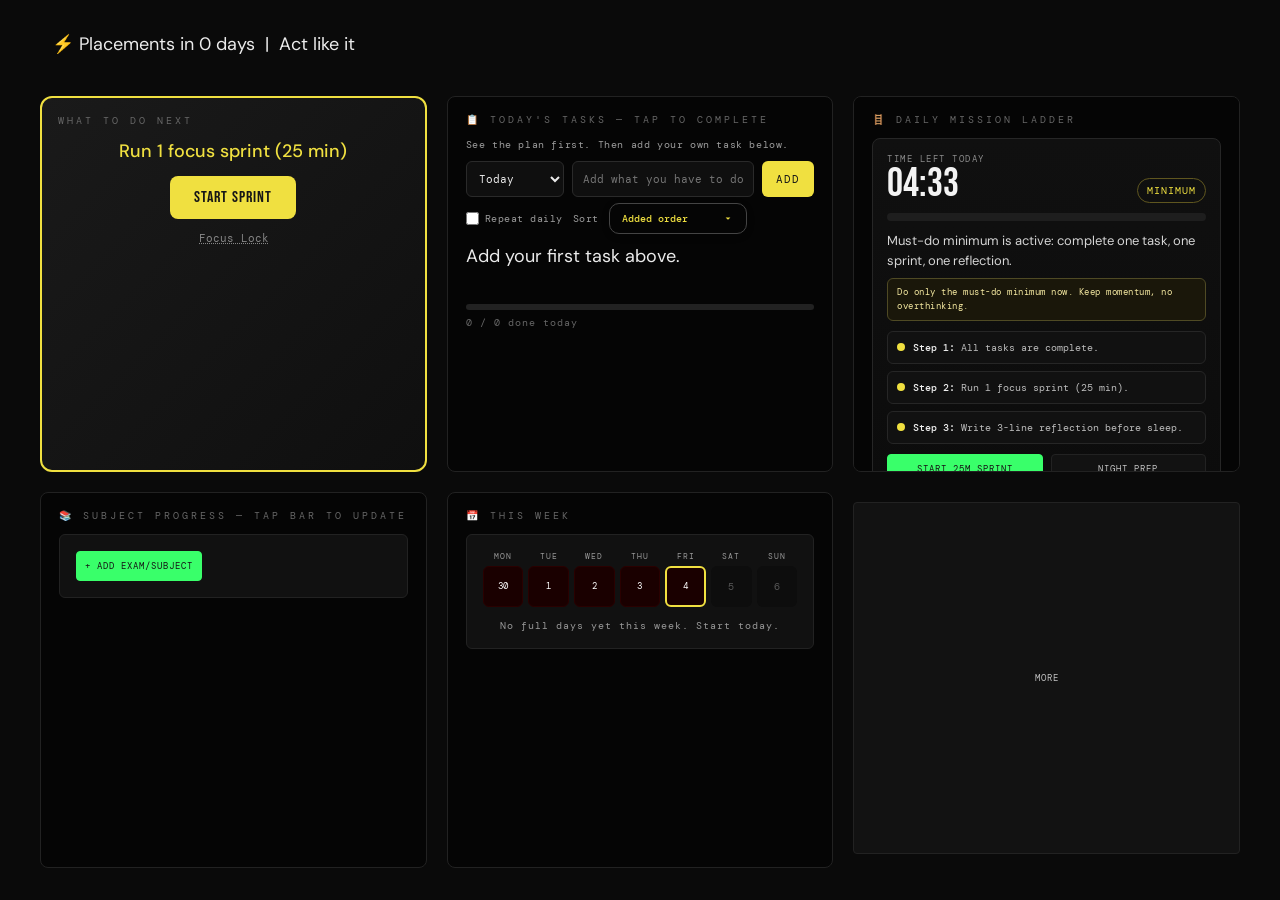
<file: index.html>
<!DOCTYPE html>
<html lang="en">
<head>
<meta charset="UTF-8">
<meta name="viewport" content="width=device-width, initial-scale=1.0">
<title>Daily Mission</title>
<meta name="theme-color" content="#0a0a0a">
<meta name="mobile-web-app-capable" content="yes">
<meta name="apple-mobile-web-app-capable" content="yes">
<meta name="apple-mobile-web-app-status-bar-style" content="black">
<meta name="apple-mobile-web-app-title" content="Daily Mission">
<link rel="icon" href="icon-192.png">
<link href="https://fonts.googleapis.com/css2?family=Bebas+Neue&family=DM+Mono:wght@400;500&family=DM+Sans:wght@300;400;500&display=swap" rel="stylesheet">
<link rel="stylesheet" href="styles/main.css">
<link rel="manifest" href="manifest.json">
</head>
<body>

<!-- SLAP SCREEN -->
<div id="slapScreen" style="display:none;">
  <span class="slap-emoji">🚨</span>
  <div class="slap-headline" id="slapHeadline">WAKE UP.<br>DO YOUR TASKS.</div>
  <div class="slap-quote" id="slapQuote"></div>
  <div class="slap-missed" id="slapMissed" style="display:none">
    DAYS SKIPPED THIS WEEK<span id="slapMissedCount">0</span>
  </div>
  <div class="honesty-box">
    <div class="honesty-q">Did you open YouTube / Instagram before this?</div>
    <div class="honesty-btns">
      <button type="button" class="honesty-btn" id="hYes" onclick="honestyAnswer(true)">😔 Yes I did</button>
      <button type="button" class="honesty-btn" id="hNo" onclick="honestyAnswer(false)">✊ No I didn't</button>
    </div>
    <div class="honesty-resp" id="honestyResp"></div>
  </div>
  <div class="slap-dismiss-wrap">
    <button class="slap-dismiss-btn" id="slapBtn" onclick="dismissSlap()" disabled>I WILL DO MY TASKS TODAY</button>
    <div class="slap-timer" id="slapTimer">Read this — unlocks in 7s</div>
    <button class="slap-snooze" onclick="snoozeSlap()">😴 snooze 1 hour (really bad idea)</button>
  </div>
</div>

<!-- STICKY MINI POMODORO -->
<div id="pomoFloat">
  <div class="pf-mode-row">
    <button class="pf-mode-btn active" id="pf-btn-focus" onclick="setPomoMode('focus')">Focus</button>
    <button class="pf-mode-btn" id="pf-btn-short" onclick="setPomoMode('short')">Short</button>
    <button class="pf-mode-btn" id="pf-btn-long" onclick="setPomoMode('long')">Long</button>
  </div>
  <div class="pf-ring-wrap">
    <svg viewBox="0 0 56 56" width="125" height="125">
      <circle class="pf-ring-bg" cx="28" cy="28" r="23"/>
      <circle class="pf-ring-fg" id="pfRing" cx="28" cy="28" r="23" stroke-dasharray="144.5" stroke-dashoffset="0"/>
    </svg>
    <div class="pf-ring-time" id="pfTime">25:00</div>
  </div>
  <div class="pf-resize"></div>
  <div class="pf-label" id="pfLabel">FOCUS</div>
  <div class="pf-btns">
    <button class="pf-btn pf-start" id="pfStartBtn" onclick="togglePomo()">START</button>
    <button class="pf-btn pf-reset" onclick="resetPomo()">↺</button>
  </div>
  <div class="pf-sessions">Sessions today: <span id="pfSessions">0</span> 🍅</div>
</div>

<div id="weekPhotoChoiceModal">
  <div class="wpc-card">
    <div class="wpc-title">Today marked done</div>
    <div class="wpc-sub">Add selfie proof or keep green tick</div>
    <div class="wpc-actions">
      <button type="button" class="wpc-btn" id="weekKeepTickBtn">Keep Tick</button>
      <button type="button" class="wpc-btn add" id="weekAddSelfieBtn">Add Selfie</button>
    </div>
  </div>
</div>

<div id="weekPhotoModal">
  <div class="wpm-card">
    <div class="wpm-title">Selfie Proof</div>
    <video id="weekPhotoVideo" autoplay playsinline muted></video>
    <img id="weekPhotoPreview" alt="Captured proof preview">
    <div class="wpm-row">
      <label class="wpm-watermark"><input type="checkbox" id="weekPhotoWatermark" checked> Timestamp watermark</label>
    </div>
    <div class="wpm-actions">
      <button type="button" class="wpm-btn" id="weekPhotoCancelBtn">Cancel</button>
      <button type="button" class="wpm-btn" id="weekPhotoRetakeBtn" style="display:none">Retake</button>
      <button type="button" class="wpm-btn capture" id="weekPhotoCaptureBtn">Capture</button>
      <button type="button" class="wpm-btn capture" id="weekPhotoSaveBtn" style="display:none">Save</button>
    </div>
  </div>
</div>

<div id="streakPhotoViewerModal">
  <div class="spv-card">
    <div class="spv-top">
      <div class="spv-title">Proof Photo Preview</div>
      <button type="button" class="spv-close" id="streakPhotoCloseBtn">Close</button>
    </div>
    <img id="streakPhotoViewerImg" alt="Large proof preview">
    <div class="spv-meta" id="streakPhotoMeta">—</div>
    <div class="spv-actions">
      <button type="button" class="spv-btn" id="streakPhotoPrevBtn">Prev</button>
      <button type="button" class="spv-btn" id="streakPhotoNextBtn">Next</button>
      <button type="button" class="spv-btn primary" id="streakPhotoRetakeBtn">Retake</button>
      <button type="button" class="spv-btn warn" id="streakPhotoDeleteBtn">Delete</button>
      <button type="button" class="spv-btn" id="streakPhotoDoneBtn">Done</button>
    </div>
  </div>
</div>

<div id="photoHoverPreview"><img id="photoHoverPreviewImg" alt="Quick photo preview"></div>

<div id="morningModeModal">
  <div class="mm-card">
    <div class="mm-title">Morning Mode</div>
    <div class="mm-sub">Choose 1 task, set estimate, start focus</div>
    <div class="mm-field">
      <label for="morningPickTask">Pick first task</label>
      <select id="morningPickTask"></select>
    </div>
    <div class="mm-field">
      <label for="morningPickMinutes">How long will this take? (minutes)</label>
      <input id="morningPickMinutes" type="number" min="10" max="240" step="5" value="45">
    </div>
    <div class="mm-list" id="morningTaskList"></div>
    <div class="mm-status" id="morningPickStatus">Select task + estimate to make the ladder useful.</div>
    <div class="mm-actions">
      <button type="button" class="tiny-btn primary" id="morningStartFocusBtn">Choose & Start</button>
      <button type="button" class="tiny-btn" id="morningCloseBtn">Close</button>
    </div>
  </div>
</div>

<div id="nightPrepModal">
  <div class="np-card">
    <div class="np-title">Night Prep (2 min)</div>
    <div class="np-sub">Set tomorrow's first move now</div>
    <div class="np-field">
      <label for="npFrog">Tomorrow's first task</label>
      <input id="npFrog" type="text" placeholder="e.g. 2 LeetCode mediums">
    </div>
    <div class="np-row">
      <div class="np-field">
        <label for="npStartTime">Start time</label>
        <input id="npStartTime" type="time" value="08:00">
      </div>
      <div class="np-field">
        <label for="npDuration">Minutes</label>
        <input id="npDuration" type="number" min="10" max="120" step="5" value="25">
      </div>
    </div>
    <div class="np-field">
      <label for="npFirstStep">First tiny step</label>
      <input id="npFirstStep" type="text" placeholder="e.g. open sheet + solve Q1">
    </div>
    <div class="np-actions">
      <button type="button" class="tiny-btn" id="npCancelBtn">Cancel</button>
      <button type="button" class="tiny-btn primary" id="npSaveBtn">Save Night Prep</button>
    </div>
  </div>
</div>

<div id="estimateModal" class="em-overlay">
  <div class="em-card" role="dialog" aria-modal="true" aria-labelledby="estimateTitle">
    <div class="em-title" id="estimateTitle">Set Time Estimate</div>
    <div class="em-divider"></div>
    <div class="em-sub" id="estimateTaskLabel">Task</div>
    <div class="em-field">
      <label id="estimateMinutesPrompt" for="estimateMinutesInput">Since you're going to do this work, how much time will it take?</label>
      <input id="estimateMinutesInput" type="number" min="10" max="240" step="5" value="45">
    </div>
    <div class="em-actions">
      <button type="button" class="tiny-btn" id="estimateCancelBtn">Cancel</button>
      <button type="button" class="tiny-btn primary" id="estimateSaveBtn">Save & Start</button>
    </div>
  </div>
</div>

<div id="taskCompletionModal" class="em-overlay">
  <div class="em-card tc-card" role="dialog" aria-modal="true" aria-labelledby="taskCompletionTitle">
    <div class="em-title" id="taskCompletionTitle">Task Completed</div>
    <div class="em-divider"></div>
    <div class="em-sub" id="taskCompletionTaskLabel">Task</div>
    <div class="tc-stats" id="taskCompletionStats"></div>
    <div class="tc-suggestion" id="taskCompletionSuggestion"></div>
    <div class="em-actions">
      <button type="button" class="tiny-btn primary" id="taskCompletionCloseBtn">Got it</button>
    </div>
  </div>
</div>


<!-- MAIN DASHBOARD -->
<div id="mainContent">
  <div class="banner">
    ⚡ Placements in <span class="countdown-val" id="countdownDays">—</span> days &nbsp;|&nbsp; Act like it
  </div>
  <div class="header">
    <h1>YOUR<br><span>DAILY</span><br>MISSION</h1>
    <div class="date" id="todayDate">—</div>
    <div class="day-lock-badge" id="dayLockBadge">TODAY LIVE</div>
  </div>
  <div class="missed-banner" id="missedBanner">
    <div class="missed-banner-label">⚠ You missed days this week</div>
    <div class="missed-banner-text" id="missedBannerText"></div>
  </div>
  <div class="goal-card">
    <div class="goal-label">🎯 Your Goal</div>
    <div class="goal-text">
      Get placed at a <strong>decent company</strong> after 6th sem.<br>
      <strong>~90 days post-exam</strong> to fix DSA, finish core subjects, build a project.<br><br>
      <strong>Every day you skip = one more rejection.</strong>
    </div>
  </div>

  <!-- NEXT ACTION WIDGET -->
  <div class="tile tile-next">
    <div class="section-title">What To Do Next</div>
    <div class="next-action-card" id="nextActionCard">
      <div class="next-action-preview" id="nextActionPreview" style="display:none">
        <div class="next-task-title" id="nextTaskTitle">Task Title</div>
        <div class="next-task-meta">
          <span class="next-task-est" id="nextTaskEst">Est: 25 min</span>
          <span class="next-task-timer" id="nextTaskTimer">00:00</span>
        </div>
        <div class="next-task-notes" id="nextTaskNotes" style="display:none">Notes or subtasks here</div>
        <div class="next-task-actions">
          <button class="icon-btn" id="nextTaskPauseBtn" title="Pause/Resume" style="display:none">
            <svg xmlns="http://www.w3.org/2000/svg" width="22" height="22" viewBox="0 0 24 24" stroke-width="2" stroke="currentColor" fill="none" stroke-linecap="round" stroke-linejoin="round"><path stroke="none" d="M0 0h24v24H0z" fill="none"/><rect x="6" y="5" width="4" height="14" rx="1"/><rect x="14" y="5" width="4" height="14" rx="1"/></svg>
          </button>
          <button class="icon-btn" id="nextTaskCompleteBtn" title="Complete" style="display:none">
            <svg xmlns="http://www.w3.org/2000/svg" width="22" height="22" viewBox="0 0 24 24" stroke-width="2" stroke="currentColor" fill="none" stroke-linecap="round" stroke-linejoin="round"><path stroke="none" d="M0 0h24v24H0z" fill="none"/><path d="M5 12l5 5l10 -10" /></svg>
          </button>
          <button class="icon-btn" id="nextTaskEditBtn" title="Edit" style="display:none">
            <svg xmlns="http://www.w3.org/2000/svg" width="22" height="22" viewBox="0 0 24 24" stroke-width="2" stroke="currentColor" fill="none" stroke-linecap="round" stroke-linejoin="round"><path stroke="none" d="M0 0h24v24H0z" fill="none"/><path d="M16 3l4 4l-14 14h-4v-4z" /><path d="M13 6l4 4" /></svg>
          </button>
        </div>
        <div class="next-task-progress" id="nextTaskProgress" style="display:none">
          <div class="progress-bar-wrap"><div class="progress-bar" id="nextTaskProgressBar" style="width:0%"></div></div>
        </div>
      </div>
      <div class="next-action-text" id="nextActionText">Loading your next step...</div>
      <button type="button" class="next-action-btn" id="nextActionBtn" onclick="doNextAction()">Start</button>
      <div class="next-action-lock">
        <a href="#" id="focusLockToggle" class="focus-lock-link" role="button" aria-pressed="false" title="Hide all except this step">Focus Lock</a>
      </div>
    </div>
  </div>

  <div class="tile tile-engine">
    <div class="section-title">🪜 Daily Mission Ladder</div>
    <div class="engine-card">
      <div class="engine-top">
        <div>
          <div class="engine-kicker">Time Left Today</div>
          <div class="engine-score" id="missionTimeLeft">00:00</div>
        </div>
        <div class="engine-status" id="missionModeLabel">normal</div>
      </div>
      <div class="engine-bar-wrap"><div class="engine-bar" id="missionProgressBar" style="width:0%"></div></div>
      <div class="engine-directive" id="dailyDirective">Follow the next 3 steps in order.</div>
      <div class="engine-notice" id="missionNotice" style="display:none"></div>
      <div class="engine-notice-actions" id="missionNoticeActions" style="display:none"></div>
      <div class="engine-actions" id="dailyActionList"></div>
      <div class="engine-btns">
        <button class="tiny-btn primary" onclick="startMissionSprint()">Start 25m Sprint</button>
        <button class="tiny-btn" onclick="openNightPrep()">Night Prep</button>
      </div>
      <div class="engine-weekly" id="missionWeeklyReview">Weekly execution review loading...</div>
    </div>
  </div>

  <!-- TASKS -->
  <div class="tile tile-tasks">
    <div class="section-title">📋 Today's Tasks — tap to complete</div>
    <div class="task-plan-first">See the plan first. Then add your own task below.</div>
    <div class="task-add-row">
      <select id="taskPlanDate" class="task-plan-date">
        <option value="today">Today</option>
        <option value="tomorrow">Tomorrow</option>
      </select>
      <input id="customTaskInput" class="task-add-input" type="text" placeholder="Add what you have to do today..." maxlength="120" onkeydown="if(event.key==='Enter'){addCustomTask();}">
      <button class="task-add-btn" type="button" onclick="addCustomTask()">Add</button>
    </div>
    <div class="task-add-options">
      <label class="task-repeat-option"><input type="checkbox" id="customTaskRepeatDaily"> Repeat daily</label>
      <label class="task-sort-label" for="taskSortMode">Sort</label>
      <select id="taskSortMode" class="task-sort-select">
        <option value="added">Added order</option>
        <option value="incomplete">Incomplete first</option>
      </select>
    </div>
    <div id="taskList"></div>
    <div id="customTaskList" class="custom-task-list"></div>
    <div id="taskAddStatus" class="task-add-status" aria-live="polite"></div>
    <div class="progress-bar-wrap"><div class="progress-bar" id="progressBar" style="width:0%"></div></div>
    <div class="progress-label" id="progressLabel">0 / 0 done today</div>
  </div>

  <!-- WEEK VIEW -->
  <div class="tile tile-week">
    <div class="section-title">📅 This Week</div>
    <div class="week-card">
      <div class="week-grid" id="weekGrid"></div>
      <div class="week-summary" id="weekSummary"></div>
    </div>
  </div>

  <!-- SUBJECT TRACKER -->
  <div class="tile tile-subjects">
    <div class="section-title">📚 Subject Progress — tap bar to update</div>
    <div class="subject-card" id="subjectCard">
      <!-- Subjects will be rendered here dynamically -->
      <div class="subject-row">
        <button class="tiny-btn primary" id="addExamBtn">+ Add Exam/Subject</button>
      </div>
    </div>
  </div>

<!-- Add Exam/Subject Modal Popup Overlay -->
<div id="addExamModal" class="em-overlay" style="display:none; position:fixed; top:0; left:0; width:100vw; height:100vh; background:rgba(0,0,0,0.7); z-index:1000; align-items:center; justify-content:center;">
  <div class="em-card" role="dialog" aria-modal="true" aria-labelledby="addExamTitle" style="margin:auto; min-width:320px; max-width:95vw; box-shadow:0 8px 32px #000a;">
    <div class="em-title" id="addExamTitle">Add Exam/Subject</div>
    <div class="em-divider"></div>
    <div class="em-field">
      <label for="examSubjectName">Subject/Exam Name</label>
      <input id="examSubjectName" type="text" maxlength="60" placeholder="e.g. DBMS, GATE, CAT...">
    </div>
    <div class="em-field">
      <label for="examDate">Exam Date</label>
      <input id="examDate" type="date" pattern="\d{4}-\d{2}-\d{2}" placeholder="yyyy-mm-dd">
    </div>
    <div class="em-field">
      <label for="examSyllabus">Syllabus/Topics (optional)</label>
      <textarea id="examSyllabus" rows="2" maxlength="400" placeholder="Comma-separated topics or chapters..."></textarea>
    </div>
    <div class="em-actions">
      <button type="button" class="tiny-btn" id="cancelAddExamBtn">Cancel</button>
      <button type="button" class="tiny-btn primary" id="saveAddExamBtn">Save & Auto-Plan</button>
    </div>
    <div class="em-status" id="addExamStatus"></div>
  </div>
</div>

  <!-- DAILY REFLECTION -->
  <div class="tile tile-reflection">
    <div class="section-title">📝 Daily Reflection</div>
    <div class="reflection-card">
    <div class="reflection-date-label" id="reflectionDate">—</div>
    <div class="reflection-q">What did you actually study today?</div>
    <textarea class="reflection-input" id="ref1" placeholder="e.g. DBMS normalization, 2 LC mediums on binary search..." rows="2"></textarea>
    <div class="reflection-q">What did you avoid or procrastinate on?</div>
    <textarea class="reflection-input" id="ref2" placeholder="Be honest. No one sees this." rows="2"></textarea>
    <div class="reflection-q">What will you do first thing tomorrow?</div>
    <textarea class="reflection-input" id="ref3" placeholder="One specific task, not a vague goal." rows="2"></textarea>
      <div class="reflection-coach" id="reflectionCoachText"></div>
      <button class="reflection-save" onclick="saveReflection()">SAVE TODAY'S REFLECTION</button>
      <div class="reflection-saved" id="reflectionSaved">✓ Saved. Same time tomorrow.</div>
      <div class="reflection-history" id="reflectionHistory">
        <div class="rh-title">Past Reflections</div>
        <div id="reflectionList"></div>
      </div>
    </div>
  </div>

  <!-- STREAK -->
  <div class="tile tile-streak">
    <div class="section-title">🔥 Streak Tracker</div>
    <div class="streak-section">
      <div class="streak-top">
        <div><div class="streak-count" id="streakCount">0</div><div class="streak-label">day streak</div></div>
        <button class="streak-btn" id="streakBtn" onclick="markToday()">✓ Done Today</button>
      </div>
      <div class="streak-dots" id="streakDots"></div>
      <button class="tiny-btn" type="button" id="toggleStreakDetailsBtn">View Details</button>
      <div id="streakDetailsWrap" style="display:none">
      <div class="streak-metrics">
        <div class="metric"><div class="metric-k">Month %</div><div class="metric-v" id="metricMonthPct">0%</div></div>
        <div class="metric"><div class="metric-k">Longest</div><div class="metric-v" id="metricLongest">0</div></div>
        <div class="metric"><div class="metric-k">Miss Trend</div><div class="metric-v" id="metricTrend">0</div></div>
      </div>
      <div class="month-heatmap">
        <div class="month-head" id="monthHeatmapHead">This Month Heatmap</div>
        <div class="month-grid" id="monthHeatmapGrid"></div>
        <div class="mtrend" id="monthTrendText"></div>
      </div>
      </div>
    </div>
  </div>

  <div class="tile tile-reality">
    <div class="reality">
      <div class="reality-label">⚠ Reality Check</div>
      <div class="reality-text">Most 3rd year CSE students get rejected in round 1 because they can't solve basic DSA. Tasks here are small on purpose. No excuses. Open this every single morning.</div>
    </div>
    <div class="install-banner" id="installBanner">
      <div class="install-text">📲 Install as an app → you'll get lock screen reminders.</div>
      <button class="install-btn" onclick="installPWA()">Add to Home Screen</button>
    </div>
    <div class="notif-banner" id="notifBanner">
      <div class="notif-text">🔔 Allow notifications so this reminds you on your lock screen.</div>
      <button class="notif-btn" onclick="requestNotifPermission()">Allow Reminders</button>
    </div>
    <button class="tiny-btn" type="button" id="toggleSettingsBtn">Settings & Data</button>
    <div id="settingsPanel" style="display:none">
    <div class="backup-reminder" id="backupReminder">
      <div class="backup-reminder-text">It has been a week since your last backup. Export now to protect your progress.</div>
      <div class="backup-reminder-btns">
        <button class="tiny-btn primary" onclick="exportBackup(true)">Backup Now</button>
        <button class="tiny-btn" onclick="dismissBackupReminder()">Later</button>
      </div>
    </div>
    <div class="backup-meta" id="backupAgeText">Last backup: never</div>
    <div class="backup-config">
      <label for="backupReminderDays">Backup reminder</label>
      <select id="backupReminderDays">
        <option value="7">Every 7 days</option>
        <option value="14">Every 14 days</option>
        <option value="30">Every 30 days</option>
      </select>
    </div>
    <div class="storage-card">
      <div class="storage-text" id="storageStatusText">Photo storage: checking...</div>
      <div class="storage-bar-wrap"><div class="storage-bar" id="storageBar"></div></div>
    </div>
    <div class="update-banner" id="updateBanner">
      <div class="update-banner-text">New version available. Refresh to update safely.</div>
      <button class="tiny-btn primary" onclick="applyAppUpdate()">Refresh App</button>
    </div>
    <button class="reset-btn" id="openMorningModeBtn">☀ Morning Mode</button>
    <div class="week-report" id="weeklyReport">
      <div class="week-report-head">Weekly Report Card</div>
      <div class="week-report-line" id="weeklyReportLine1">—</div>
      <div class="week-report-line" id="weeklyReportLine2">—</div>
      <div class="week-report-line" id="weeklyReportLine3">—</div>
      <div class="backup-row" style="margin-top:8px">
        <button class="tiny-btn" id="downloadWeeklyReportBtn">Download Report</button>
      </div>
    </div>
    <div class="audit-log">
      <div class="audit-log-head">Edit Audit</div>
      <div class="audit-log-sub">Recent changes for the current day and past snapshots.</div>
      <div class="audit-log-list" id="auditLogList"></div>
    </div>
    <div class="backup-row">
      <button class="reset-btn backup-btn" onclick="exportBackup()">⬇ Export Backup</button>
      <button class="reset-btn backup-btn" onclick="triggerImportBackup()">⬆ Import Backup</button>
    </div>
    <input id="backupFileInput" type="file" accept="application/json" style="display:none">
    <button class="reset-btn" onclick="resetDay()">↺ Reset Today's Tasks</button>
    </div>
  </div>
</div>

<script src="scripts/main.js"></script>
</body>
</html>
</file>
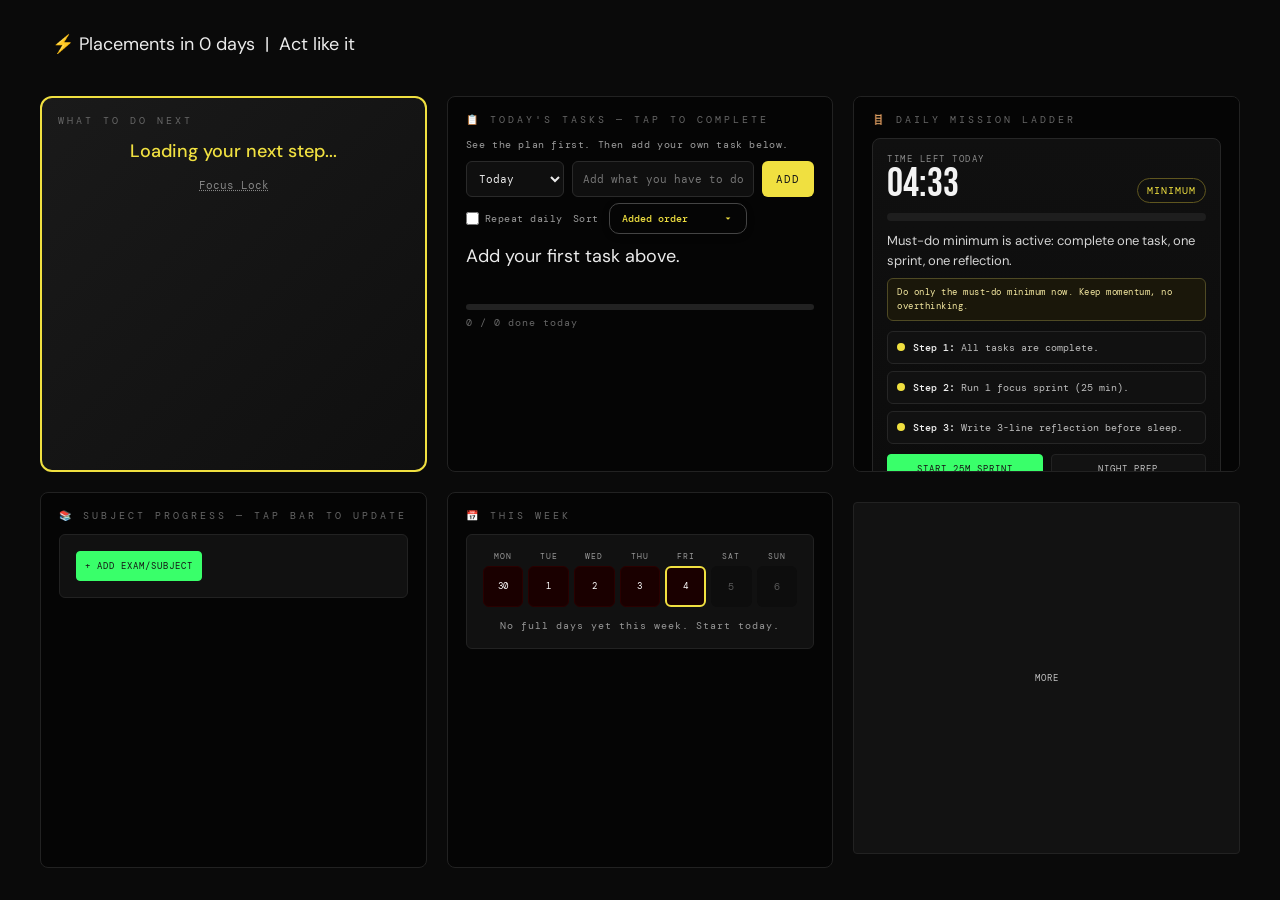
<file: cse_dashboard_2.html>
<!DOCTYPE html>
<html lang="en">
<head>
<meta charset="UTF-8">
<meta name="viewport" content="width=device-width, initial-scale=1.0">
<title>Daily Mission</title>
<meta name="theme-color" content="#0a0a0a">
<meta name="mobile-web-app-capable" content="yes">
<meta name="apple-mobile-web-app-capable" content="yes">
<meta name="apple-mobile-web-app-status-bar-style" content="black">
<meta name="apple-mobile-web-app-title" content="Daily Mission">
<link href="https://fonts.googleapis.com/css2?family=Bebas+Neue&family=DM+Mono:wght@400;500&family=DM+Sans:wght@300;400;500&display=swap" rel="stylesheet">
<link rel="stylesheet" href="styles/main.css">
<link rel="manifest" href="manifest.json">
</head>
<body>

<!-- SLAP SCREEN -->
<div id="slapScreen" style="display:none;">
  <span class="slap-emoji">🚨</span>
  <div class="slap-headline" id="slapHeadline">WAKE UP.<br>DO YOUR TASKS.</div>
  <div class="slap-quote" id="slapQuote"></div>
  <div class="slap-missed" id="slapMissed" style="display:none">
    DAYS SKIPPED THIS WEEK<span id="slapMissedCount">0</span>
  </div>
  <div class="honesty-box">
    <div class="honesty-q">Did you open YouTube / Instagram before this?</div>
    <div class="honesty-btns">
      <button type="button" class="honesty-btn" id="hYes" onclick="honestyAnswer(true)">😔 Yes I did</button>
      <button type="button" class="honesty-btn" id="hNo" onclick="honestyAnswer(false)">✊ No I didn't</button>
    </div>
    <div class="honesty-resp" id="honestyResp"></div>
  </div>
  <div class="slap-dismiss-wrap">
    <button class="slap-dismiss-btn" id="slapBtn" onclick="dismissSlap()" disabled>I WILL DO MY TASKS TODAY</button>
    <div class="slap-timer" id="slapTimer">Read this — unlocks in 7s</div>
    <button class="slap-snooze" onclick="snoozeSlap()">😴 snooze 1 hour (really bad idea)</button>
  </div>
</div>

<!-- STICKY MINI POMODORO -->
<div id="pomoFloat">
  <div class="pf-mode-row">
    <button class="pf-mode-btn active" id="pf-btn-focus" onclick="setPomoMode('focus')">Focus</button>
    <button class="pf-mode-btn" id="pf-btn-short" onclick="setPomoMode('short')">Short</button>
    <button class="pf-mode-btn" id="pf-btn-long" onclick="setPomoMode('long')">Long</button>
  </div>
  <div class="pf-ring-wrap">
    <svg viewBox="0 0 56 56" width="125" height="125">
      <circle class="pf-ring-bg" cx="28" cy="28" r="23"/>
      <circle class="pf-ring-fg" id="pfRing" cx="28" cy="28" r="23" stroke-dasharray="144.5" stroke-dashoffset="0"/>
    </svg>
    <div class="pf-ring-time" id="pfTime">25:00</div>
  </div>
  <div class="pf-resize"></div>
  <div class="pf-label" id="pfLabel">FOCUS</div>
  <div class="pf-btns">
    <button class="pf-btn pf-start" id="pfStartBtn" onclick="togglePomo()">START</button>
    <button class="pf-btn pf-reset" onclick="resetPomo()">↺</button>
  </div>
  <div class="pf-sessions">Sessions today: <span id="pfSessions">0</span> 🍅</div>
</div>

<div id="weekPhotoChoiceModal">
  <div class="wpc-card">
    <div class="wpc-title">Today marked done</div>
    <div class="wpc-sub">Add selfie proof or keep green tick</div>
    <div class="wpc-actions">
      <button type="button" class="wpc-btn" id="weekKeepTickBtn">Keep Tick</button>
      <button type="button" class="wpc-btn add" id="weekAddSelfieBtn">Add Selfie</button>
    </div>
  </div>
</div>

<div id="weekPhotoModal">
  <div class="wpm-card">
    <div class="wpm-title">Selfie Proof</div>
    <video id="weekPhotoVideo" autoplay playsinline muted></video>
    <img id="weekPhotoPreview" alt="Captured proof preview">
    <div class="wpm-row">
      <label class="wpm-watermark"><input type="checkbox" id="weekPhotoWatermark" checked> Timestamp watermark</label>
    </div>
    <div class="wpm-actions">
      <button type="button" class="wpm-btn" id="weekPhotoCancelBtn">Cancel</button>
      <button type="button" class="wpm-btn" id="weekPhotoRetakeBtn" style="display:none">Retake</button>
      <button type="button" class="wpm-btn capture" id="weekPhotoCaptureBtn">Capture</button>
      <button type="button" class="wpm-btn capture" id="weekPhotoSaveBtn" style="display:none">Save</button>
    </div>
  </div>
</div>

<div id="streakPhotoViewerModal">
  <div class="spv-card">
    <div class="spv-top">
      <div class="spv-title">Proof Photo Preview</div>
      <button type="button" class="spv-close" id="streakPhotoCloseBtn">Close</button>
    </div>
    <img id="streakPhotoViewerImg" alt="Large proof preview">
    <div class="spv-meta" id="streakPhotoMeta">—</div>
    <div class="spv-actions">
      <button type="button" class="spv-btn" id="streakPhotoPrevBtn">Prev</button>
      <button type="button" class="spv-btn" id="streakPhotoNextBtn">Next</button>
      <button type="button" class="spv-btn primary" id="streakPhotoRetakeBtn">Retake</button>
      <button type="button" class="spv-btn warn" id="streakPhotoDeleteBtn">Delete</button>
      <button type="button" class="spv-btn" id="streakPhotoDoneBtn">Done</button>
    </div>
  </div>
</div>

<div id="photoHoverPreview"><img id="photoHoverPreviewImg" alt="Quick photo preview"></div>

<div id="morningModeModal">
  <div class="mm-card">
    <div class="mm-title">Morning Mode</div>
    <div class="mm-sub">Choose 1 task, set estimate, start focus</div>
    <div class="mm-field">
      <label for="morningPickTask">Pick first task</label>
      <select id="morningPickTask"></select>
    </div>
    <div class="mm-field">
      <label for="morningPickMinutes">How long will this take? (minutes)</label>
      <input id="morningPickMinutes" type="number" min="10" max="240" step="5" value="45">
    </div>
    <div class="mm-list" id="morningTaskList"></div>
    <div class="mm-status" id="morningPickStatus">Select task + estimate to make the ladder useful.</div>
    <div class="mm-actions">
      <button type="button" class="tiny-btn primary" id="morningStartFocusBtn">Choose & Start</button>
      <button type="button" class="tiny-btn" id="morningCloseBtn">Close</button>
    </div>
  </div>
</div>

<div id="nightPrepModal">
  <div class="np-card">
    <div class="np-title">Night Prep (2 min)</div>
    <div class="np-sub">Set tomorrow's first move now</div>
    <div class="np-field">
      <label for="npFrog">Tomorrow's first task</label>
      <input id="npFrog" type="text" placeholder="e.g. 2 LeetCode mediums">
    </div>
    <div class="np-row">
      <div class="np-field">
        <label for="npStartTime">Start time</label>
        <input id="npStartTime" type="time" value="08:00">
      </div>
      <div class="np-field">
        <label for="npDuration">Minutes</label>
        <input id="npDuration" type="number" min="10" max="120" step="5" value="25">
      </div>
    </div>
    <div class="np-field">
      <label for="npFirstStep">First tiny step</label>
      <input id="npFirstStep" type="text" placeholder="e.g. open sheet + solve Q1">
    </div>
    <div class="np-actions">
      <button type="button" class="tiny-btn" id="npCancelBtn">Cancel</button>
      <button type="button" class="tiny-btn primary" id="npSaveBtn">Save Night Prep</button>
    </div>
  </div>
</div>

<div id="estimateModal" class="em-overlay">
  <div class="em-card" role="dialog" aria-modal="true" aria-labelledby="estimateTitle">
    <div class="em-title" id="estimateTitle">Set Time Estimate</div>
    <div class="em-divider"></div>
    <div class="em-sub" id="estimateTaskLabel">Task</div>
    <div class="em-field">
      <label id="estimateMinutesPrompt" for="estimateMinutesInput">Since you're going to do this work, how much time will it take?</label>
      <input id="estimateMinutesInput" type="number" min="10" max="240" step="5" value="45">
    </div>
    <div class="em-actions">
      <button type="button" class="tiny-btn" id="estimateCancelBtn">Cancel</button>
      <button type="button" class="tiny-btn primary" id="estimateSaveBtn">Save & Start</button>
    </div>
  </div>
</div>

<div id="taskCompletionModal" class="em-overlay">
  <div class="em-card tc-card" role="dialog" aria-modal="true" aria-labelledby="taskCompletionTitle">
    <div class="em-title" id="taskCompletionTitle">Task Completed</div>
    <div class="em-divider"></div>
    <div class="em-sub" id="taskCompletionTaskLabel">Task</div>
    <div class="tc-stats" id="taskCompletionStats"></div>
    <div class="tc-suggestion" id="taskCompletionSuggestion"></div>
    <div class="em-actions">
      <button type="button" class="tiny-btn primary" id="taskCompletionCloseBtn">Got it</button>
    </div>
  </div>
</div>


<!-- MAIN DASHBOARD -->
<div id="mainContent">
  <div class="banner">
    ⚡ Placements in <span class="countdown-val" id="countdownDays">—</span> days &nbsp;|&nbsp; Act like it
  </div>
  <div class="header">
    <h1>YOUR<br><span>DAILY</span><br>MISSION</h1>
    <div class="date" id="todayDate">—</div>
    <div class="day-lock-badge" id="dayLockBadge">TODAY LIVE</div>
  </div>
  <div class="missed-banner" id="missedBanner">
    <div class="missed-banner-label">⚠ You missed days this week</div>
    <div class="missed-banner-text" id="missedBannerText"></div>
  </div>
  <div class="goal-card">
    <div class="goal-label">🎯 Your Goal</div>
    <div class="goal-text">
      Get placed at a <strong>decent company</strong> after 6th sem.<br>
      <strong>~90 days post-exam</strong> to fix DSA, finish core subjects, build a project.<br><br>
      <strong>Every day you skip = one more rejection.</strong>
    </div>
  </div>

  <!-- NEXT ACTION WIDGET -->
  <div class="tile tile-next">
    <div class="section-title">What To Do Next</div>
    <div class="next-action-card" id="nextActionCard">
      <div class="next-action-preview" id="nextActionPreview" style="display:none">
        <div class="next-task-title" id="nextTaskTitle">Task Title</div>
        <div class="next-task-meta">
          <span class="next-task-est" id="nextTaskEst">Est: 25 min</span>
          <span class="next-task-timer" id="nextTaskTimer">00:00</span>
        </div>
        <div class="next-task-notes" id="nextTaskNotes" style="display:none">Notes or subtasks here</div>
        <div class="next-task-actions">
          <button class="icon-btn" id="nextTaskPauseBtn" title="Pause/Resume" style="display:none">
            <svg xmlns="http://www.w3.org/2000/svg" width="22" height="22" viewBox="0 0 24 24" stroke-width="2" stroke="currentColor" fill="none" stroke-linecap="round" stroke-linejoin="round"><path stroke="none" d="M0 0h24v24H0z" fill="none"/><rect x="6" y="5" width="4" height="14" rx="1"/><rect x="14" y="5" width="4" height="14" rx="1"/></svg>
          </button>
          <button class="icon-btn" id="nextTaskCompleteBtn" title="Complete" style="display:none">
            <svg xmlns="http://www.w3.org/2000/svg" width="22" height="22" viewBox="0 0 24 24" stroke-width="2" stroke="currentColor" fill="none" stroke-linecap="round" stroke-linejoin="round"><path stroke="none" d="M0 0h24v24H0z" fill="none"/><path d="M5 12l5 5l10 -10" /></svg>
          </button>
          <button class="icon-btn" id="nextTaskEditBtn" title="Edit" style="display:none">
            <svg xmlns="http://www.w3.org/2000/svg" width="22" height="22" viewBox="0 0 24 24" stroke-width="2" stroke="currentColor" fill="none" stroke-linecap="round" stroke-linejoin="round"><path stroke="none" d="M0 0h24v24H0z" fill="none"/><path d="M16 3l4 4l-14 14h-4v-4z" /><path d="M13 6l4 4" /></svg>
          </button>
        </div>
        <div class="next-task-progress" id="nextTaskProgress" style="display:none">
          <div class="progress-bar-wrap"><div class="progress-bar" id="nextTaskProgressBar" style="width:0%"></div></div>
        </div>
      </div>
      <div class="next-action-text" id="nextActionText">Loading your next step...</div>
      <div class="next-action-lock">
        <a href="#" id="focusLockToggle" class="focus-lock-link" title="Hide all except this step" tabindex="0">Focus Lock</a>
      </div>
    </div>
  </div>

  <div class="tile tile-engine">
    <div class="section-title">🪜 Daily Mission Ladder</div>
    <div class="engine-card">
      <div class="engine-top">
        <div>
          <div class="engine-kicker">Time Left Today</div>
          <div class="engine-score" id="missionTimeLeft">00:00</div>
        </div>
        <div class="engine-status" id="missionModeLabel">normal</div>
      </div>
      <div class="engine-bar-wrap"><div class="engine-bar" id="missionProgressBar" style="width:0%"></div></div>
      <div class="engine-directive" id="dailyDirective">Follow the next 3 steps in order.</div>
      <div class="engine-notice" id="missionNotice" style="display:none"></div>
      <div class="engine-notice-actions" id="missionNoticeActions" style="display:none"></div>
      <div class="engine-actions" id="dailyActionList"></div>
      <div class="engine-btns">
        <button class="tiny-btn primary" onclick="startMissionSprint()">Start 25m Sprint</button>
        <button class="tiny-btn" onclick="openNightPrep()">Night Prep</button>
      </div>
      <div class="engine-weekly" id="missionWeeklyReview">Weekly execution review loading...</div>
    </div>
  </div>

  <!-- TASKS -->
  <div class="tile tile-tasks">
    <div class="section-title">📋 Today's Tasks — tap to complete</div>
    <div class="task-plan-first">See the plan first. Then add your own task below.</div>
    <div class="task-add-row">
      <select id="taskPlanDate" class="task-plan-date">
        <option value="today">Today</option>
        <option value="tomorrow">Tomorrow</option>
      </select>
      <input id="customTaskInput" class="task-add-input" type="text" placeholder="Add what you have to do today..." maxlength="120" onkeydown="if(event.key==='Enter'){addCustomTask();}">
      <button class="task-add-btn" type="button" onclick="addCustomTask()">Add</button>
    </div>
    <div class="task-add-options">
      <label class="task-repeat-option"><input type="checkbox" id="customTaskRepeatDaily"> Repeat daily</label>
      <label class="task-sort-label" for="taskSortMode">Sort</label>
      <select id="taskSortMode" class="task-sort-select">
        <option value="added">Added order</option>
        <option value="incomplete">Incomplete first</option>
      </select>
    </div>
    <div id="taskList"></div>
    <div id="customTaskList" class="custom-task-list"></div>
    <div id="taskAddStatus" class="task-add-status" aria-live="polite"></div>
    <div class="progress-bar-wrap"><div class="progress-bar" id="progressBar" style="width:0%"></div></div>
    <div class="progress-label" id="progressLabel">0 / 0 done today</div>
  </div>

  <!-- WEEK VIEW -->
  <div class="tile tile-week">
    <div class="section-title">📅 This Week</div>
    <div class="week-card">
      <div class="week-grid" id="weekGrid"></div>
      <div class="week-summary" id="weekSummary"></div>
    </div>
  </div>

  <!-- SUBJECT TRACKER -->
  <div class="tile tile-subjects">
    <div class="section-title">📚 Subject Progress — tap bar to update</div>
    <div class="subject-card" id="subjectCard">
      <!-- Subjects will be rendered here dynamically -->
      <div class="subject-row">
        <button class="tiny-btn primary" id="addExamBtn">+ Add Exam/Subject</button>
      </div>
    </div>
  </div>

<!-- Add Exam/Subject Modal Popup Overlay -->
<div id="addExamModal" class="em-overlay" style="display:none; position:fixed; top:0; left:0; width:100vw; height:100vh; background:rgba(0,0,0,0.7); z-index:1000; align-items:center; justify-content:center;">
  <div class="em-card" role="dialog" aria-modal="true" aria-labelledby="addExamTitle" style="margin:auto; min-width:320px; max-width:95vw; box-shadow:0 8px 32px #000a;">
    <div class="em-title" id="addExamTitle">Add Exam/Subject</div>
    <div class="em-divider"></div>
    <div class="em-field">
      <label for="examSubjectName">Subject/Exam Name</label>
      <input id="examSubjectName" type="text" maxlength="60" placeholder="e.g. DBMS, GATE, CAT...">
    </div>
    <div class="em-field">
      <label for="examDate">Exam Date</label>
      <input id="examDate" type="date" pattern="\d{4}-\d{2}-\d{2}" placeholder="yyyy-mm-dd">
    </div>
    <div class="em-field">
      <label for="examSyllabus">Syllabus/Topics (optional)</label>
      <textarea id="examSyllabus" rows="2" maxlength="400" placeholder="Comma-separated topics or chapters..."></textarea>
    </div>
    <div class="em-actions">
      <button type="button" class="tiny-btn" id="cancelAddExamBtn">Cancel</button>
      <button type="button" class="tiny-btn primary" id="saveAddExamBtn">Save & Auto-Plan</button>
    </div>
    <div class="em-status" id="addExamStatus"></div>
  </div>
</div>

  <!-- DAILY REFLECTION -->
  <div class="tile tile-reflection">
    <div class="section-title">📝 Daily Reflection</div>
    <div class="reflection-card">
    <div class="reflection-date-label" id="reflectionDate">—</div>
    <div class="reflection-q">What did you actually study today?</div>
    <textarea class="reflection-input" id="ref1" placeholder="e.g. DBMS normalization, 2 LC mediums on binary search..." rows="2"></textarea>
    <div class="reflection-q">What did you avoid or procrastinate on?</div>
    <textarea class="reflection-input" id="ref2" placeholder="Be honest. No one sees this." rows="2"></textarea>
    <div class="reflection-q">What will you do first thing tomorrow?</div>
    <textarea class="reflection-input" id="ref3" placeholder="One specific task, not a vague goal." rows="2"></textarea>
      <div class="reflection-coach" id="reflectionCoachText"></div>
      <button class="reflection-save" onclick="saveReflection()">SAVE TODAY'S REFLECTION</button>
      <div class="reflection-saved" id="reflectionSaved">✓ Saved. Same time tomorrow.</div>
      <div class="reflection-history" id="reflectionHistory">
        <div class="rh-title">Past Reflections</div>
        <div id="reflectionList"></div>
      </div>
    </div>
  </div>

  <!-- STREAK -->
  <div class="tile tile-streak">
    <div class="section-title">🔥 Streak Tracker</div>
    <div class="streak-section">
      <div class="streak-top">
        <div><div class="streak-count" id="streakCount">0</div><div class="streak-label">day streak</div></div>
        <button class="streak-btn" id="streakBtn" onclick="markToday()">✓ Done Today</button>
      </div>
      <div class="streak-dots" id="streakDots"></div>
      <button class="tiny-btn" type="button" id="toggleStreakDetailsBtn">View Details</button>
      <div id="streakDetailsWrap" style="display:none">
      <div class="streak-metrics">
        <div class="metric"><div class="metric-k">Month %</div><div class="metric-v" id="metricMonthPct">0%</div></div>
        <div class="metric"><div class="metric-k">Longest</div><div class="metric-v" id="metricLongest">0</div></div>
        <div class="metric"><div class="metric-k">Miss Trend</div><div class="metric-v" id="metricTrend">0</div></div>
      </div>
      <div class="month-heatmap">
        <div class="month-head" id="monthHeatmapHead">This Month Heatmap</div>
        <div class="month-grid" id="monthHeatmapGrid"></div>
        <div class="mtrend" id="monthTrendText"></div>
      </div>
      </div>
    </div>
  </div>

  <div class="tile tile-reality">
    <div class="reality">
      <div class="reality-label">⚠ Reality Check</div>
      <div class="reality-text">Most 3rd year CSE students get rejected in round 1 because they can't solve basic DSA. Tasks here are small on purpose. No excuses. Open this every single morning.</div>
    </div>
    <div class="install-banner" id="installBanner">
      <div class="install-text">📲 Install as an app → you'll get lock screen reminders.</div>
      <button class="install-btn" onclick="installPWA()">Add to Home Screen</button>
    </div>
    <div class="notif-banner" id="notifBanner">
      <div class="notif-text">🔔 Allow notifications so this reminds you on your lock screen.</div>
      <button class="notif-btn" onclick="requestNotifPermission()">Allow Reminders</button>
    </div>
    <button class="tiny-btn" type="button" id="toggleSettingsBtn">Settings & Data</button>
    <div id="settingsPanel" style="display:none">
    <div class="backup-reminder" id="backupReminder">
      <div class="backup-reminder-text">It has been a week since your last backup. Export now to protect your progress.</div>
      <div class="backup-reminder-btns">
        <button class="tiny-btn primary" onclick="exportBackup(true)">Backup Now</button>
        <button class="tiny-btn" onclick="dismissBackupReminder()">Later</button>
      </div>
    </div>
    <div class="backup-meta" id="backupAgeText">Last backup: never</div>
    <div class="backup-config">
      <label for="backupReminderDays">Backup reminder</label>
      <select id="backupReminderDays">
        <option value="7">Every 7 days</option>
        <option value="14">Every 14 days</option>
        <option value="30">Every 30 days</option>
      </select>
    </div>
    <div class="storage-card">
      <div class="storage-text" id="storageStatusText">Photo storage: checking...</div>
      <div class="storage-bar-wrap"><div class="storage-bar" id="storageBar"></div></div>
    </div>
    <div class="update-banner" id="updateBanner">
      <div class="update-banner-text">New version available. Refresh to update safely.</div>
      <button class="tiny-btn primary" onclick="applyAppUpdate()">Refresh App</button>
    </div>
    <button class="reset-btn" id="openMorningModeBtn">☀ Morning Mode</button>
    <div class="week-report" id="weeklyReport">
      <div class="week-report-head">Weekly Report Card</div>
      <div class="week-report-line" id="weeklyReportLine1">—</div>
      <div class="week-report-line" id="weeklyReportLine2">—</div>
      <div class="week-report-line" id="weeklyReportLine3">—</div>
      <div class="backup-row" style="margin-top:8px">
        <button class="tiny-btn" id="downloadWeeklyReportBtn">Download Report</button>
      </div>
    </div>
    <div class="audit-log">
      <div class="audit-log-head">Edit Audit</div>
      <div class="audit-log-sub">Recent changes for the current day and past snapshots.</div>
      <div class="audit-log-list" id="auditLogList"></div>
    </div>
    <div class="backup-row">
      <button class="reset-btn backup-btn" onclick="exportBackup()">⬇ Export Backup</button>
      <button class="reset-btn backup-btn" onclick="triggerImportBackup()">⬆ Import Backup</button>
    </div>
    <input id="backupFileInput" type="file" accept="application/json" style="display:none">
    <button class="reset-btn" onclick="resetDay()">↺ Reset Today's Tasks</button>
    </div>
  </div>
</div>

<script src="scripts/main.js"></script>
</body>
</html>
</file>
<file: styles/main.css>
@import url('./core.css');
@import url('./pomodoro.css');
@import url('./features.css');
</file>
